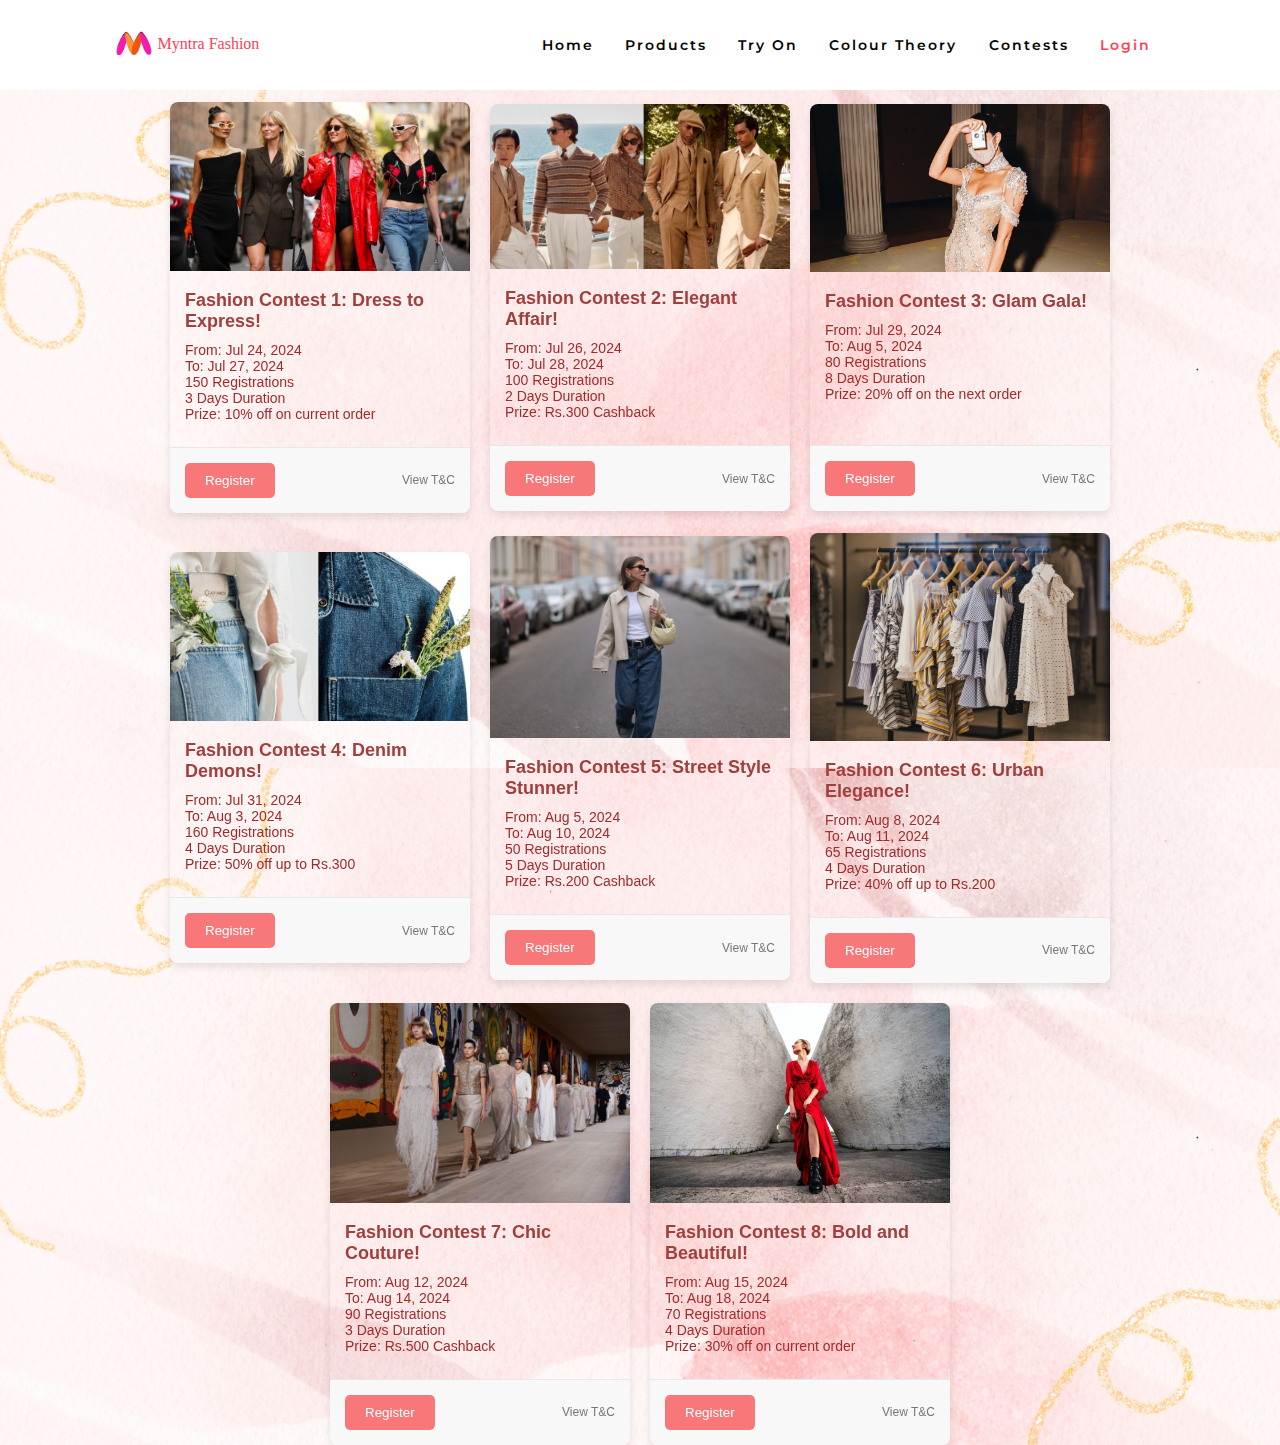
<file: contests.html>
<!DOCTYPE html>
<html lang="en" dir="ltr">
<head>
    <meta charset="utf-8">
    <title>Products</title>
    <link href="https://fonts.googleapis.com/css?family=Lora:400,700|Montserrat:300" rel="stylesheet">
    <link href="https://fonts.googleapis.com/css?family=Chivo:300,700|Playfair+Display:700i" rel="stylesheet">
    <link rel="stylesheet" href="css/nav.css">
    <link rel="stylesheet" href="css/submit.css">
    <link rel="stylesheet" href="css/TryOn.css">
    <link rel="stylesheet" href="css/contests.css">
    <script src="https://ajax.googleapis.com/ajax/libs/jquery/3.1.0/jquery.min.js"></script>
    <style>
        body {
            background-image: url(contests-img/bg.png);
        }
    </style>
</head>
<body>
    <nav> 
        <div class="logo">
            <a href="index.html" class="logo-name">
                <img src="image.png" alt="Logo" style="width:40px; height:auto; vertical-align:middle;">
                Myntra Fashion
            </a>
        </div>

        <ul class="nav-links">
            <li><a href="index.html">Home</a></li>
            <li><a href="products.html">Products</a></li>
            <li><a href="TryOn.html">Try On</a></li>
            <li><a href="categories.html">Colour Theory</a></li>
            <li><a href="contests.html">Contests</a></li>
            <li><a href="login.html" id="login">Login</a></li>
        </ul>
        <div class="burger">
            <div class="line1"></div>
            <div class="line2"></div>
            <div class="line3"></div>
        </div>
    </nav>
    <br>
    <br>
    <br>
    <br>
    <div class="container-bg">
        <div class="container">
            <!-- Card 1 -->
            <div class="card">
                <img src="contests-img/1.jpeg" alt=" ">
                <div class="card-content">
                    <h3 class="card-title">Fashion Contest 1: Dress to Express!</h3>
                    <p class="card-text">From: Jul 24, 2024<br>To: Jul 27, 2024<br>150 Registrations<br>3 Days Duration<br>Prize: 10% off on current order</p>
                </div>
                <div class="card-footer">
                    <a href="registerlogin.html"><button class="play-button">Register</button></a>
                    <span class="details">View T&C</span>
                </div>
            </div>

            <!-- Card 2 -->
            <div class="card">
                <img src="contests-img/2.jpeg" alt=" ">
                <div class="card-content">
                    <h3 class="card-title">Fashion Contest 2: Elegant Affair!</h3>
                    <p class="card-text">From: Jul 26, 2024<br>To: Jul 28, 2024<br>100 Registrations<br>2 Days Duration<br>Prize: Rs.300 Cashback</p>
                </div>
                <div class="card-footer">
                    <a href="registerlogin.html"><button class="play-button">Register</button></a>
                    <span class="details">View T&C</span>
                </div>
            </div>

            <!-- Card 3 -->
            <div class="card">
                <img src="contests-img/3.png" alt=" ">
                <div class="card-content">
                    <h3 class="card-title">Fashion Contest 3: Glam Gala!</h3>
                    <p class="card-text">From: Jul 29, 2024<br>To: Aug 5, 2024<br>80 Registrations<br>8 Days Duration<br>Prize: 20% off on the next order</p>
                    <br>
                </div>
                <div class="card-footer">
                    <a href="registerlogin.html"><button class="play-button">Register</button></a>
                    <span class="details">View T&C</span>
                </div>
            </div>

            <!-- Card 4 -->
            <div class="card">
                <img src="contests-img/4.jpeg" alt=" ">
                <div class="card-content">
                    <h3 class="card-title">Fashion Contest 4: Denim Demons!</h3>
                    <p class="card-text">From: Jul 31, 2024<br>To: Aug 3, 2024<br>160 Registrations<br>4 Days Duration<br>Prize: 50% off up to Rs.300</p>
                </div>
                <div class="card-footer">
                    <a href="registerlogin.html"><button class="play-button">Register</button></a>
                    <span class="details">View T&C</span>
                </div>
            </div>

            <!-- Card 5 -->
            <div class="card">
                <img src="contests-img/5.jpeg" alt=" ">
                <div class="card-content">
                    <h3 class="card-title">Fashion Contest 5: Street Style Stunner!</h3>
                    <p class="card-text">From: Aug 5, 2024<br>To: Aug 10, 2024<br>50 Registrations<br>5 Days Duration<br>Prize: Rs.200 Cashback</p>
                </div>
                <div class="card-footer">
                    <a href="registerlogin.html"><button class="play-button">Register</button></a>
                    <span class="details">View T&C</span>
                </div>
            </div>

            <!-- Card 6 -->
            <div class="card">
                <img src="contests-img/6.jpeg" alt="">
                <div class="card-content">
                    <h3 class="card-title">Fashion Contest 6: Urban Elegance!</h3>
                    <p class="card-text">From: Aug 8, 2024<br>To: Aug 11, 2024<br>65 Registrations<br>4 Days Duration<br>Prize: 40% off up to Rs.200</p>
                </div>
                <div class="card-footer">
                    <a href="registerlogin.html"><button class="play-button">Register</button></a>
                    <span class="details">View T&C</span>
                </div>
            </div>

            <!-- Card 7 -->
            <div class="card">
                <img src="contests-img/7.jpeg" alt="">
                <div class="card-content">
                    <h3 class="card-title">Fashion Contest 7: Chic Couture!</h3>
                    <p class="card-text">From: Aug 12, 2024<br>To: Aug 14, 2024<br>90 Registrations<br>3 Days Duration<br>Prize: Rs.500 Cashback</p>
                </div>
                <div class="card-footer">
                    <a href="registerlogin.html"><button class="play-button">Register</button></a>
                    <span class="details">View T&C</span>
                </div>
            </div>

            <!-- Card 8 -->
            <div class="card">
                <img src="contests-img/8.jpeg" alt="">
                <div class="card-content">
                    <h3 class="card-title">Fashion Contest 8: Bold and Beautiful!</h3>
                    <p class="card-text">From: Aug 15, 2024<br>To: Aug 18, 2024<br>70 Registrations<br>4 Days Duration<br>Prize: 30% off on current order</p>
                </div>
                <div class="card-footer">
                    <a href="registerlogin.html"><button class="play-button">Register</button></a>
                    <span class="details">View T&C</span>
                </div>
            </div>
        </div>
    </div>
</body>
</html>
</file>
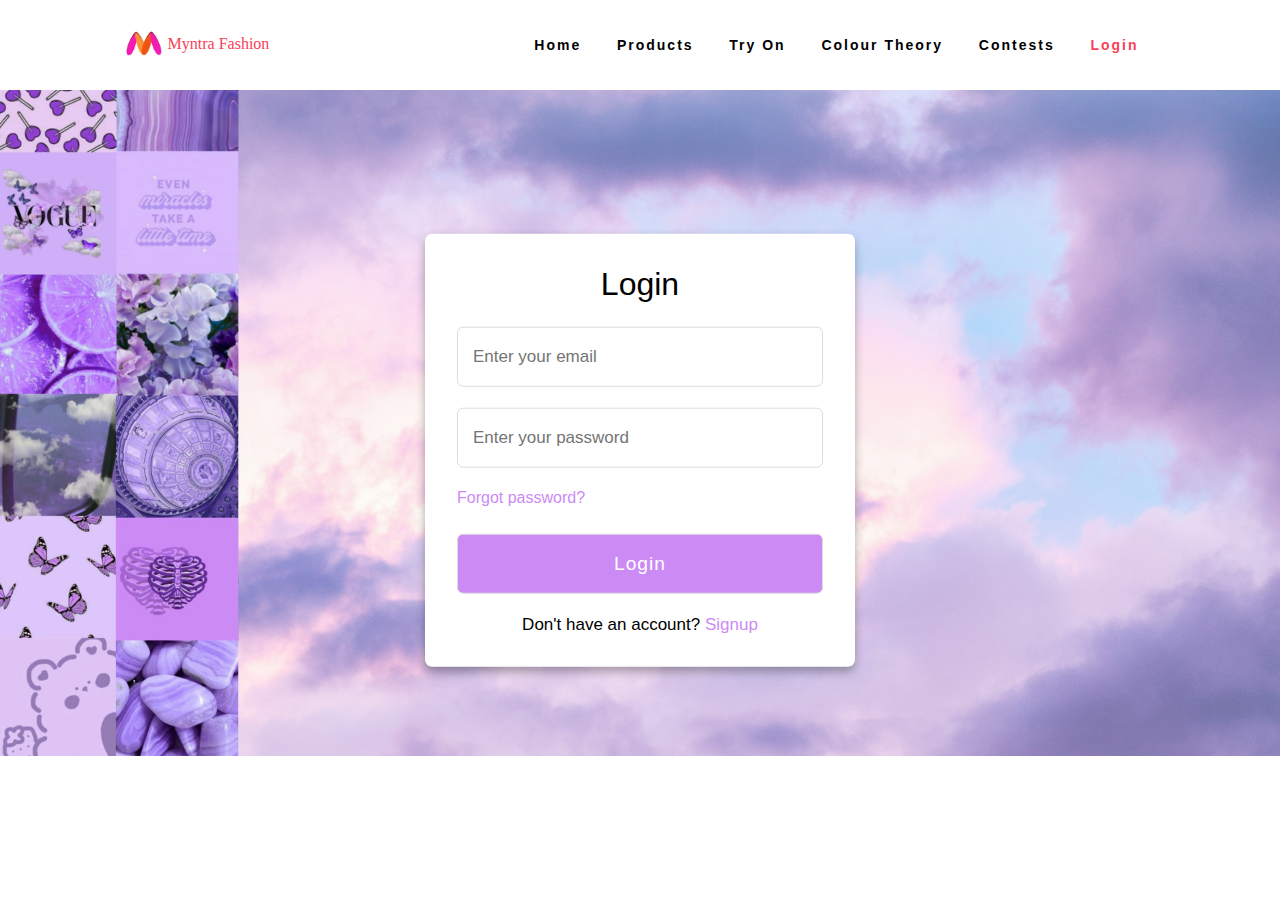
<file: login.html>
<!DOCTYPE html>
<html lang="en">
<head>
  <meta charset="UTF-8">
  <meta name="viewport" content="width=device-width, initial-scale=1.0">
  <meta http-equiv="X-UA-Compatible" content="ie=edge">
  <title>Login & Registration Form</title>
  <!---Custom CSS File--->
  <link rel="stylesheet" href="css/login.css">
  <link rel="stylesheet" href="css/nav.css">

</head>
<body>
  <nav> 
    <div class="logo">
      <a href="index.html" class="logo-name">
        <img src="image.png" alt="Logo" style="width:40px; height:auto; vertical-align:middle;">
        Myntra Fashion
      </a>
    </div>
  
    <ul class="nav-links">
      <li><a href="index.html">Home</a></li>
      <li><a href="products.html">Products</a></li>
      <li><a href="TryOn.html">Try On</a></li>
      <li><a href="categories.html">Colour Theory</a></li>
      <li><a href="contests.html">Contests</a></li>
      <li><a href="login.html" id="login">Login</a></li>
    </ul>
    <div class="burger">
      <div class="line1"></div>
      <div class="line2"></div>
      <div class="line3"></div>
    </div>
  </nav>
  <br>
  <br>

  <div class="container-bg">
    <img src="login-images/bg.png" alt="Center Aligned Image" class="center-image">
</div>
  <div class="container">
    <input type="checkbox" id="check">
    <div class="login form">
      <header>Login</header>
      <form action="profile.html" method="post">
        <input type="text" name="email" placeholder="Enter your email" required>
        <input type="password" name="password" placeholder="Enter your password" required>
        <a href="#">Forgot password?</a>
        <input type="submit" class="button" value="Login">
      </form>
      <div class="signup">
        <span class="signup">Don't have an account?
         <label for="check">Signup</label>
        </span>
      </div>
    </div>
    <div class="registration form">
      <header>Signup</header>
      <form action="login.html" method="post">
        <input type="text" name="email" placeholder="Enter your email" required>
        <input type="password" name="password" placeholder="Create a password" required>
        <input type="password" name="confirm_password" placeholder="Confirm your password" required>
        <input type="submit" class="button" value="Signup">
      </form>
      <div class="signup">
        <span class="signup">Already have an account?
         <label for="check">Login</label>
        </span>
      </div>
    </div>
  </div>
  <script src="js/nav.js"></script>
</body>
</html>
</file>
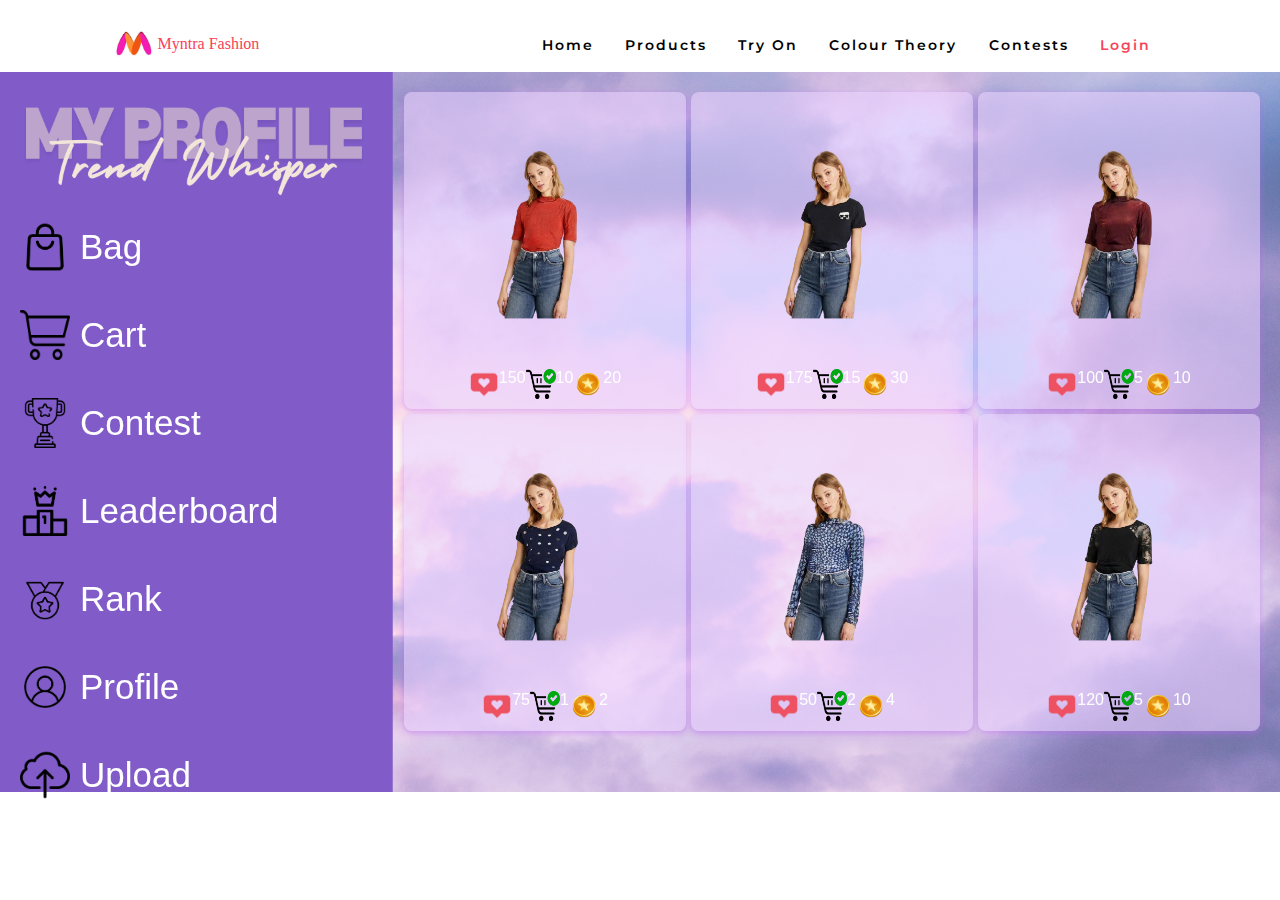
<file: profile.html>
<!DOCTYPE html>
<html lang="en">
<head>
    <meta charset="UTF-8">
    <meta name="viewport" content="width=device-width, initial-scale=1.0">
    <title>Myntra Fashion Studio</title>
    <link href="https://fonts.googleapis.com/css?family=Lora:400,700|Montserrat:300" rel="stylesheet">
    <link href="https://fonts.googleapis.com/css?family=Chivo:300,700|Playfair+Display:700i" rel="stylesheet">

    <link rel="stylesheet" href="css/nav.css">
    <link rel="stylesheet" href="css/profile.css">
    <script src="https://ajax.googleapis.com/ajax/libs/jquery/3.1.0/jquery.min.js"></script>
</head>
<body>
    <nav>
        <div class="logo">
            <a href="index.html" class="logo-name">
                <img src="image.png" alt="Logo" style="width:40px; height:auto; vertical-align:middle;">
                Myntra Fashion
            </a>
        </div>
        <ul class="nav-links">
            <li><a href="index.html">Home</a></li>
            <li><a href="products.html">Products</a></li>
            <li><a href="TryOn.html">Try On</a></li>
            <li><a href="categories.html">Colour Theory</a></li>
            <li><a href="contests.html">Contests</a></li>
            <li><a href="login.html" id="login">Login</a></li>
        </ul>
        <div class="burger">
            <div class="line1"></div>
            <div class="line2"></div>
            <div class="line3"></div>
        </div>
    </nav>

    <br><br><br><br>
    <div class="container">
        <img src="profile-imgs/bg.png" alt="Background Image" class="background-image">
        <div class="sidebar">
            <div class="menu">
                <div class="menu-item">
                    <img src="profile-imgs/bag.png" alt="Bag Icon">
                    <span>Bag</span>
                </div>
                <br>
                <div class="menu-item">
                    <img src="profile-imgs/cart.png" alt="Cart Icon">
                    <span>Cart</span>
                </div>
                <br>
                <div class="menu-item">
                    <img src="profile-imgs/contest.png" alt="Contests Icon">
                    <span><a href="contests.html" class="leaderboard-link">Contest</a></span>
                </div>
                <br>
                <div class="menu-item">
                    <img src="profile-imgs/leaderboard.png" alt="Leaderboard Icon">
                    <span><a href="leaderboard.html" class="leaderboard-link">Leaderboard</a></span>
                </div>
                <br>
                <div class="menu-item">
                    <img src="profile-imgs/rank.png" alt="Rank Icon">
                    <span>Rank</span>
                </div>
                <br>
                <div class="menu-item">
                    <img src="profile-imgs/profile.png" alt="Profile Icon">
                    <span><span><a href="profile.html" class="leaderboard-link">Profile</a></span></span>
                </div>
                <br>
                <div class="menu-item">
                    <img src="profile-imgs/upload.png" alt="Profile Icon">
                    <span>Upload<span>
                </div>
        
            </div>
        </div>

        <!-- Profile Content Area -->
        <div class="profile-container">
            <div class="profile-images">
                <div class="card">
                    <img class="card-img" src="profile-imgs/1.png" alt=" ">
                    <div class="card-icons">
                        <img src="profile-imgs/like.png" alt="Like Icon">
                        <span>150</span> 
                        <img src="profile-imgs/purchase.png" alt="Purchase Icon">
                        <span>10</span>
                        <img src="profile-imgs/coin.png" alt="Coin Icon">
                        <span>20</span><!--Each Purchase =2 supercoins-->
                    </div>
                </div>
                <div class="card">
                    <img class="card-img" src="profile-imgs/2.png" alt=" ">
                    <div class="card-icons">
                        <img src="profile-imgs/like.png" alt="Like Icon">
                        <span>175</span> 
                        <img src="profile-imgs/purchase.png" alt="Purchase Icon">
                        <span>15</span>
                        <img src="profile-imgs/coin.png" alt="Coin Icon">
                        <span>30</span><!--Each Purchase =2 supercoins-->
                    </div>
                </div>
                <div class="card">
                    <img class="card-img" src="profile-imgs/3.png" alt=" ">
                    <div class="card-icons">
                        <img src="profile-imgs/like.png" alt="Like Icon">
                        <span>100</span> 
                        <img src="profile-imgs/purchase.png" alt="Purchase Icon">
                        <span>5</span>
                        <img src="profile-imgs/coin.png" alt="Coin Icon">
                        <span>10</span><!--Each Purchase =2 supercoins-->
                    </div>
                </div>
                <div class="card">
                    <img class="card-img" src="profile-imgs/4.png" alt=" ">
                    <div class="card-icons">
                        <img src="profile-imgs/like.png" alt="Like Icon">
                        <span>75</span> 
                        <img src="profile-imgs/purchase.png" alt="Purchase Icon">
                        <span>1</span>
                        <img src="profile-imgs/coin.png" alt="Coin Icon">
                        <span>2</span><!--Each Purchase =2 supercoins-->
                    </div>
                </div>
                <div class="card">
                    <img class="card-img" src="profile-imgs/5.png" alt=" ">
                   <div class="card-icons">
                        <img src="profile-imgs/like.png" alt="Like Icon">
                        <span>50</span> 
                        <img src="profile-imgs/purchase.png" alt="Purchase Icon">
                        <span>2</span>
                        <img src="profile-imgs/coin.png" alt="Coin Icon">
                        <span>4</span><!--Each Purchase =2 supercoins-->
                    </div>
                </div>
                <div class="card">
                    <img class="card-img" src="profile-imgs/6.png" alt=" ">
                    <div class="card-icons">
                        <img src="profile-imgs/like.png" alt="Like Icon">
                        <span>120</span> 
                        <img src="profile-imgs/purchase.png" alt="Purchase Icon">
                        <span>5</span>
                        <img src="profile-imgs/coin.png" alt="Coin Icon">
                        <span>10</span><!--Each Purchase =2 supercoins-->
                    </div>
                </div>
            </div>
        </div>
    </div>
</body>
</html>
</file>
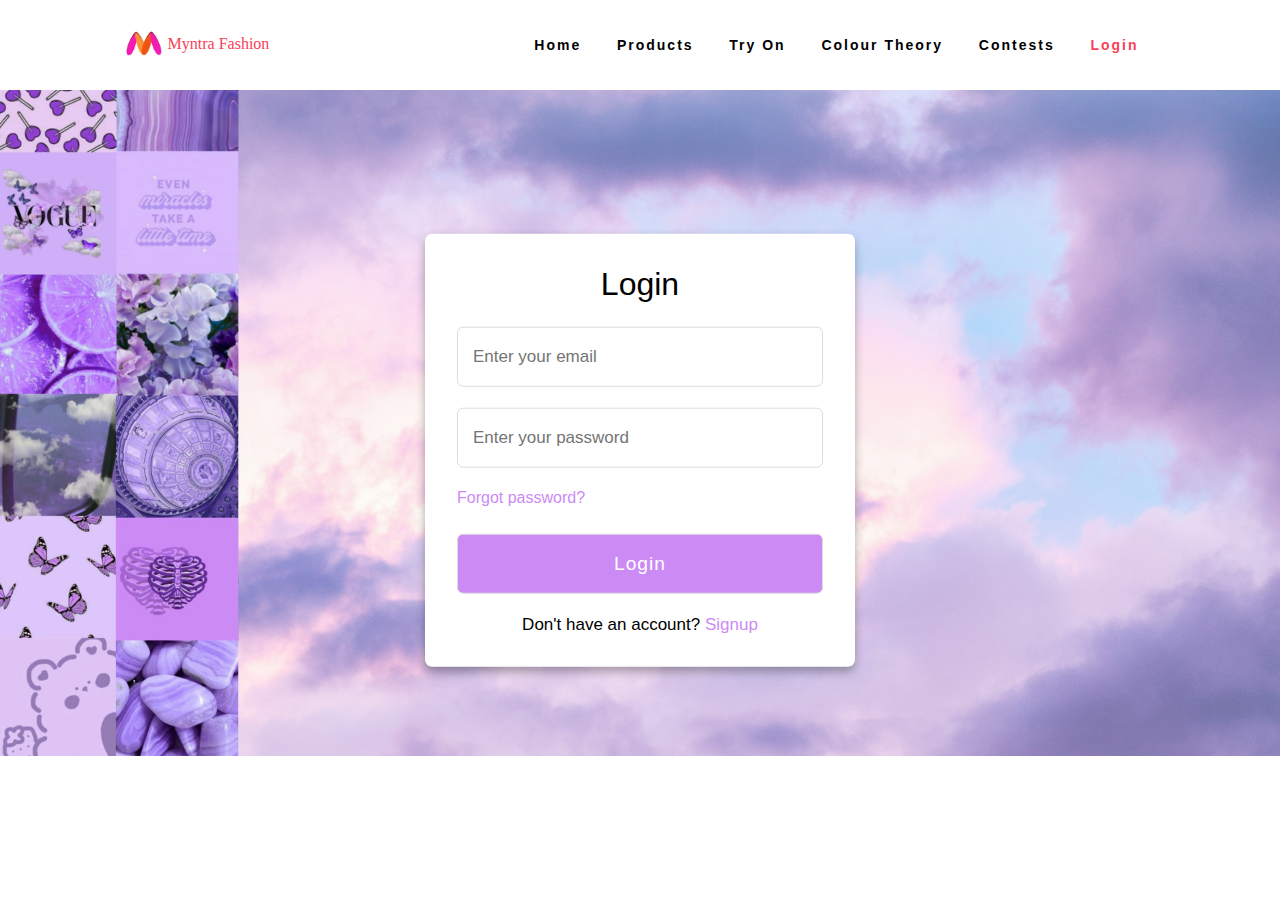
<file: registerlogin.html>
<!DOCTYPE html>
<html lang="en">
<head>
  <meta charset="UTF-8">
  <meta name="viewport" content="width=device-width, initial-scale=1.0">
  <meta http-equiv="X-UA-Compatible" content="ie=edge">
  <title>Login & Registration Form</title>
  <!---Custom CSS File--->
  <link rel="stylesheet" href="css/login.css">
  <link rel="stylesheet" href="css/nav.css">

</head>
<body>
  <nav> 
    <div class="logo">
      <a href="index.html" class="logo-name">
        <img src="image.png" alt="Logo" style="width:40px; height:auto; vertical-align:middle;">
        Myntra Fashion
      </a>
    </div>
  
    <ul class="nav-links">
      <li><a href="index.html">Home</a></li>
      <li><a href="products.html">Products</a></li>
      <li><a href="TryOn.html">Try On</a></li>
      <li><a href="categories.html">Colour Theory</a></li>
      <li><a href="contests.html">Contests</a></li>
      <li><a href="login.html" id="login">Login</a></li>
    </ul>
    <div class="burger">
      <div class="line1"></div>
      <div class="line2"></div>
      <div class="line3"></div>
    </div>
  </nav>
  <br>
  <br>

  <div class="container-bg">
    <img src="login-images/bg.png" alt="Center Aligned Image" class="center-image">
</div>
  <div class="container">
    <input type="checkbox" id="check">
    <div class="login form">
      <header>Login</header>
      <form action="register.html" method="post">
        <input type="text" name="email" placeholder="Enter your email" required>
        <input type="password" name="password" placeholder="Enter your password" required>
        <a href="#">Forgot password?</a>
        <input type="submit" class="button" value="Login">
      </form>
      <div class="signup">
        <span class="signup">Don't have an account?
         <label for="check">Signup</label>
        </span>
      </div>
    </div>
    <div class="registration form">
      <header>Signup</header>
      <form action="login.html" method="post">
        <input type="text" name="email" placeholder="Enter your email" required>
        <input type="password" name="password" placeholder="Create a password" required>
        <input type="password" name="confirm_password" placeholder="Confirm your password" required>
        <input type="submit" class="button" value="Signup">
      </form>
      <div class="signup">
        <span class="signup">Already have an account?
         <label for="check">Login</label>
        </span>
      </div>
    </div>
  </div>
  <script src="js/nav.js"></script>
</body>
</html>
</file>
<file: css/nav.css>
nav{
    display:flex;
    justify-content: space-around;
    align-items:center;
    min-height:10vh;
    background-color: #ffffff;
    position: fixed;
    width: 100%;
    top:0;
    
}
a{
    text-decoration: none;
}
nav a{
    color:black;
}
nav a:hover{
    color:#f84258;
    text-decoration: none;

}
#login{
    color:#f84258;
}
.logo h3{
    font-family: 'Sacramento', cursive;
    font-weight: 500;
    text-align: center;
    font-size:45px;
}
.logo-name{
     color:#f84258;
     font-family: 'Sacramento', cursive;

}
.logo-name:hover{
    color:#f84258;
    text-decoration: none;
}

.nav-links{
    display:flex;
    list-style: none;
    width:50%;
    justify-content: space-around;
    letter-spacing: 2px;
    font-weight: 600;
    font-size:14px;
    font-family: 'Montserrat', sans-serif;
}
.burger div{
    background-color:#f84258;
    width:25px;
    height:3px;
    margin:5px;
    transition: all 0.3s ease;
}

.burger{
    display:none;
    cursor: pointer;
}

@media screen and (max-width:1024px){
    .nav-links{
        width:80%;
    }

}

@media screen and (max-width:768px){
    body{
        overflow-x: hidden;
    }
    .nav-links{
       position:absolute;
       right:0px;
       height:90vh;
       top:10vh;
       background-color: #232323;
       display:flex;
       flex-direction: column;
       align-items: center;
       width:60%;
       transform:translateX(100%);
       transition: transform 0.5s ease-in;
    }
    .nav-links li{
        opacity: 0;
    }
    .burger{
        display: block;
    }
    nav a{
        color:rgb(231, 216, 216);
    }
    nav a:hover{
        color:#f7f7f7;
        text-decoration: none;
    
    }
}
.nav-active{
    transform: translateX(0%);
}

@keyframes navLinkFade{
    from{
        opacity: 0;
        transform: translateX(50px);
    }
    to{
        opacity: 1;
        transform: translateX(0px);
    }
}

.toggle .line1{
    transform: rotate(-45deg) translate(-5px,6px);
}
.toggle .line2{
    opacity:0;
}
.toggle .line3{
    transform: rotate(45deg) translate(-5px,-6px);
}
</file>
<file: css/submit.css>
/* ColourTheoryUpload.css */
.container {
    position: relative;
    display: inline-block;
  }
  
  .more-button {
    position: absolute;
    bottom: 10px;
    right: 10px;
    background-color: #ff756e; /* Adjust color as needed */
    color: white;
    padding: 10px 20px;
    border: none;
    border-radius: 5px;
    text-decoration: none;
    font-size: 16px;
    cursor: pointer;
    transition: background-color 0.3s;
  }
  
  .more-button:hover {
    background-color: #e9a6ff; /* Adjust color as needed */
  }
</file>
<file: css/TryOn.css>
/* Add these styles to your products.css or other appropriate CSS file */

.container {
    display: flex;
    justify-content: center;
    align-items: center;
    height: 100vh; /* Adjust as needed */
  }
  
  .image-container {
    position: relative;
    display: inline-block;
  }
  
  .center-image {
    display: block;
    max-width: 100%;
    height: auto;
  }
  
  .more-button-bottom-right {
    position: absolute;
    bottom: 10px;
    right: 10px;
    padding: 10px 20px;
    background-color: #2989f6; /* Adjust color as needed */
    color: white;
    text-decoration: none;
    border-radius: 5px;
  }
  .more-button-bottom-little-right {
    position: absolute;
    bottom: 10px;
    right: 200px;
    padding: 10px 20px;
    background-color:  #2989f6; /* Adjust color as needed */
    color: white;
    text-decoration: none;
    border-radius: 5px;
  }
  
  .more-button-bottom-right:hover {
    background-color: #007bff; /* Adjust hover color as needed */
  }
  .more-button-bottom-little-right:hover {
    background-color: #007bff; /* Adjust hover color as needed */
  }
</file>
<file: css/contests.css>
body {
    font-family: Arial, sans-serif;
    margin: 0;
    padding: 0;
    background-color: #f4f4f4;
}

.container {
    display: flex;
    flex-wrap: wrap;
    justify-content: center;
    margin: 20px;
}

.card {
  
    border-radius: 8px;
    box-shadow: 0 4px 8px rgba(0,0,0,0.1);
    margin: 10px;
    width: 300px;
    overflow: hidden;
    transition: transform 0.3s;
}

.card img {
    width: 100%;
    height: auto;
    cursor: pointer;
}

.card img:hover {
    transform: scale(1.05);
}

.card-content {
    padding: 15px;
}

.card-title {
    font-size: 18px;
    margin: 0 0 10px;
}

.card-text {
    font-size: 14px;
    margin: 0 0 10px;
}

.card-footer {
    display: flex;
    justify-content: space-between;
    align-items: center;
    padding: 15px;
    background-color: #f8f8f8;
    border-top: 1px solid #e8e8e8;
}

.play-button {
    background-color: #f8787a;
    color: white;
    padding: 10px 20px;
    border: none;
    border-radius: 5px;
    cursor: pointer;
}

.play-button:hover {
    background-color: #f46099;
}

.details {
    font-size: 12px;
    color: #777;
}
.card-title{
    color: #a13f3d;
    font-family: Arial, sans-serif;
}
.card-text{
    color: #9f2c2a;
    font-family: Arial, sans-serif;
}
</file>
<file: css/login.css>
*{
  margin: 0;
  padding: 0;
  box-sizing: border-box;
  font-family: 'Poppins', sans-serif;
}
body{
  min-height: 100vh;
  width: 100%;
  background: #ffffff;
}
.container{
  position: absolute;
  top: 50%;
  left: 50%;
  transform: translate(-50%,-50%);
  max-width: 430px;
  width: 100%;
  background: #fff;
  border-radius: 7px;
  box-shadow: 0 5px 10px rgba(0,0,0,0.3);
}
.container .registration{
  display: none;
}
.registration form{
    color: #CC8AF4;
}
#check:checked ~ .registration{
  display: block;
}
#check:checked ~ .login{
  display: none;
}
#check{
  display: none;
}
.container .form{
  padding: 2rem;
}
.form header{
  font-size: 2rem;
  font-weight: 500;
  text-align: center;
  margin-bottom: 1.5rem;
}
 .form input{
   height: 60px;
   width: 100%;
   padding: 0 15px;
   font-size: 17px;
   margin-bottom: 1.3rem;
   border: 1px solid #ddd;
   border-radius: 6px;
   outline: none;
 }
 .form input:focus{
   box-shadow: 0 1px 0 rgba(0,0,0,0.2);
 }
.form a{
  font-size: 16px;
  color: #CC8AF4;;
  text-decoration: none;
}
.form a:hover{
  text-decoration: underline;
}
.form input.button{
  color: #fff;
  background: #CC8AF4;;
  font-size: 1.2rem;
  font-weight: 500;
  letter-spacing: 1px;
  margin-top: 1.7rem;
  cursor: pointer;
  transition: 0.4s;
}
.form input.button:hover{
  background: #CC8AF4;;
}
.signup{
  font-size: 17px;
  text-align: center;
}
.signup label{
  color: #CC8AF4;
  cursor: pointer;
}
.signup label:hover{
  text-decoration: underline;
}

*{
    margin:0;
    padding:0;
    box-sizing:border-box;
}

a {
    outline: 0;
    }

body{
    font-family: 'Montserrat', sans-serif;
}
img{
    max-width: 100%;
    height: auto;
    
}
.head-of-offer, .para-of-offer{
    color:black
}
.index-main-img{
    padding-top:50px;
    display: flex;
    flex-wrap: wrap;
}

@media only screen and (max-width:748px){
    .index-main-img{
        padding-top:116px;
        display: flex;
        flex-wrap: wrap;
    }
} 
@media screen and (min-width:300px){
    .index-main-img{
        padding-top:70px;
        display: flex;
        flex-wrap: wrap;
    }
} 
@media screen and (min-width:200px){
    .index-main-img{
        padding-top:100px;
        display: flex;
        flex-wrap: wrap;
    }
} 
.index-offers-img{
    display:grid;
    grid-template-columns: repeat(4,1fr);
    grid-gap:20px;
    margin-top:10px;
    margin-bottom: 10px;
    margin-left:30px;
    margin-right: 20px;
}
.index-grid-img-1{
    display:grid;
    grid-template-columns: 1fr 1fr 1fr;
    grid-gap:20px;
    margin-left:20px;
    margin-right: 20px;
}

.info-of-img-below{
    text-align:center;
    color:#ffffff;
    background-color: #CC8AF4; 
    height:30px;
    padding-top:5px;
}
@media screen and (max-width:891px){
    .info-of-img-below{
        font-size:12px;
    }
}
@media screen and (max-width:712px){
    .info-of-img-below{
        font-size:9px;
    }
}
.index-grid-img-2{
    display: grid;
    grid-template-columns: 1fr 1fr 1fr;
    grid-gap:20px;
    margin-left:20px;
    margin-right: 20px;
    
}

.index-grid-img-2 img:nth-child(3){
    width:372px;
    object-fit:cover;
}
.index-grid-img-2 img:nth-child(1){
    width:253px;
    object-fit:cover;
}
.index-grid-img-2 img:nth-child(4){
    width:372px;
    object-fit:cover;
}
.index-grid-img-2 img:nth-child(2){
    width:273px;
    object-fit:cover;
}
.index-grid-img-2 img:nth-child(5){
    width:275px;
    object-fit:cover;
}
.index-grid-img-2 img:nth-child(6){
    width:275px;
    object-fit:cover;
}
.head-of-offer{
    padding-left:50px;
}
.para-of-offer{
    padding-left:50px;
}
@media screen and (max-width:400px){
    .head-of-offer{
        font-size: 16px;
    }
    .para-of-offer{
        font-size:11px;
    }  
}
.index-grid-img-3{
    display: grid;
    grid-template-columns: repeat(4,1fr);
    grid-row-start: 1;
    grid-row-end: 3;
    grid-gap: 20px;
    margin-left:20px;
}
@media screen and (max-width:1130px){
    .index-grid-img-3{
      padding-left:30px;
      padding-right:30px;
    }
  }
  
.footer-container{
    align-content: center;
    display:grid;
    grid-template-columns: 1fr 1fr 1fr ;
    grid-gap: 20px;
    background-color: black;
    object-fit: cover;
    padding-bottom:30px;
}
.footer-container .footer-1, .footer-2, .footer-3, h5,h4,h2,h6,p{
    color:white;
    font-family: 'Sacramento', cursive;
}

.footer-container .footer-1 h2,p,h5,h6{
    padding-left:50px;
    padding-top:20px  
}

.footer-container .footer-2,.footer-3{
    padding-top:70px;
}
.copy-right{
    font-family: 'Sacramento', cursive;
    text-align: center;
    color:#CC8AF4; 
    font-size:27px;
}
.copy-right a{
    color:#CC8AF4; 
}
@media  screen and (max-width:593px){
    .footer-container .footer-1 h2,p,h5,h6{
        padding-left:10px;
    }

     .copy-right {
        font-size:19px;
    }
}

.card{
    margin: 15px auto;
    text-align: center;
    width: 280px;
    padding: 10px;
    border: 5px solid rgba(16, 206, 227, 0.324);
    border-radius: 14px;
    
}
.card:hover{
    /* width: 310px; */
    transform:rotate3d(20deg);
    border: none;
    box-shadow: 4px 8px 12px 6px #04a399;
}
.full-page-image {
    position: relative;
    height: 100%;
    width: 100%;
}

.bg-img {
    height: 100%;
    width: 100%;
    object-fit: cover;
    opacity: 1; 
}
.overlay {
    position: absolute;
    top: 0;
    left: 0;
    right: 0;
    bottom: 0;
    background-color: rgba(255, 255, 255, 0.5); /* adjust the transparency level here */
}

.bg-img {
    height: 100%;
    width: 100%;
    object-fit: cover;
    opacity: 0.5; /* adjust the transparency level here */
}
.full-page-image::before {
    content: '';
    position: absolute;
    top: 0;
    left: 0;
    right: 0;
    bottom: 0;
    background: rgba(255, 255, 255, 0.5); /* White overlay with 50% opacity */
}
.bg-img{
    height:100%;
}
.card-img{
    width: 270px;
    border-radius: 14px;
}
h3{
    font-family: 'Sacramento', cursive;
    font-weight: 500;
    text-align: center;
    font-size:45px;
}
.flexbox{
    margin-top: 40px;
    display: flex;
    gap: 10px;
    justify-content: center;
    flex-wrap: wrap;
}
.flex{
    display: flex;
    justify-content: space-between;
    align-items: center;
}
.header {
    width: 100%;
    height: 60px;
    background: url('header.png') no-repeat center center;
    background-size: cover;
    display: flex;
    align-items: center;
    justify-content: space-between;
    padding: 0 20px;
    box-sizing: border-box;
    position: fixed;
    top: 0;
    z-index: 1000;
}
.header img {
    height: 0px;
}
.header-logo img {
    height: 60px; /* Adjust the height as needed */
    margin-left: 10px;
}
.header-nav {
    display: flex;
    align-items: center;
}
.header-nav a {
    color: white;
    text-decoration: none;
    margin-left: 20px;
    font-size: 16px;
}
.search-container {
    display: flex;
    align-items: center;
}
.search-container input {
    padding: 5px;
    font-size: 16px;
}
.search-container button {
    padding: 5px;
    font-size: 16px;
    background-color: white;
    border: none;
    cursor: pointer;
}
.full-page-image::before{
  background: transparent; 
}
.logo-name{
    color: #CC8AF4;
    font-family: 'Sacramento', cursive;

}
.header{
    color: #CC8AF4;
}
.nav-links{
    display:flex;
    list-style: none;
    width:50%;
    justify-content: space-around;
    letter-spacing: 2px;
    font-weight: 600;
    font-size:14px;
    font-family: 'Montserrat', sans-serif;
}
</file>
<file: css/profile.css>
/* General body and container styles */
body {
    margin: 0;
    font-family: Arial, sans-serif;
    color: white;
}

.container {
    position: relative;
    display: flex;
}

.background-image {
    width: 100%;
    height: auto;
}

.sidebar {
    position: absolute;
    top: 100px;
    left: 0;
    width: 25%;
    padding: 20px;
    display: flex;
    flex-direction: column;
    align-items: center;
    height: 100%;
    box-sizing: border-box;
}

.logo img {
    width: 100px;
}

.logo h1 {
    font-size: 24px;
    margin: 10px 0;
}

.menu {
    margin-top: 20px;
    width: 100%;
}

.menu-item {
    display: flex;
    align-items: center;
    margin: 10px 0;
    font-size: 35px;
}

.menu-item img {
    width: 50px;
    height: 50px;
    margin-right: 10px;
}

.menu-item a {
    color: white;
    text-decoration: none;
}

/* Style for the upload button to match the menu item */
#upload-form {
    display: flex;
    align-items: center; /* Align items horizontally */
}


/* Profile container and image styles */
.profile-container {
    position: absolute;
    top: 0; /* Adjusted to match the sidebar's top positioning */
    right: 0;
    width: 70%;
    padding: 20px;
    display: flex;
    flex-direction: column;
    align-items: center;
    height: calc(100% - 100px); /* Adjust to leave space for the sidebar */
    box-sizing: border-box;
}

.profile-images {
    display: grid;
    grid-template-columns: repeat(3, 1fr); /* Creates 3 equal columns */
    gap: 5px; /* Space between cards */
    width: 100%; /* Ensure the grid takes full width */
}

.card {
    padding: 10px;
    border-radius: 8px;
    background-color: rgba(231, 207, 253, 0.6); /* Increased alpha channel value to 0.8 */
    box-shadow: 0 2px 6px rgba(190, 101, 246, 0.5);
    box-sizing: border-box;
    display: flex;
    flex-direction: column;
    align-items: center;
    position: relative;
    transition: transform 0.3s ease, box-shadow 0.3s ease;
}

.card:hover {
    transform: scale(1.05); /* Slightly zoom in */
    box-shadow:rgba(226, 124, 254, 0.7); /* Slightly larger shadow */
}

/* Optional: Adding hover effect to the image */
.card-img {
    width: 100%; /* Take full width of the card */
    height: 100%; /* Take full height of the card */
    object-fit: cover; /* Ensure the image covers the area without distortion */
    border-radius: 8px; /* Match the border radius of the card */
}

.card:hover .card-img {
    opacity: 0.8; /* Slightly fade the image on hover */
}

h3 {
    text-align: center;
    font-size: 18px;
    margin-bottom: 10px;
}

p {
    text-align: center;
    margin: 0;
}
.card-icons {
    display: flex;
    justify-content: space-around;
    margin-top: 5px;
}
.card-icons img {
    width: 30px;
    height: auto;
}
</file>
